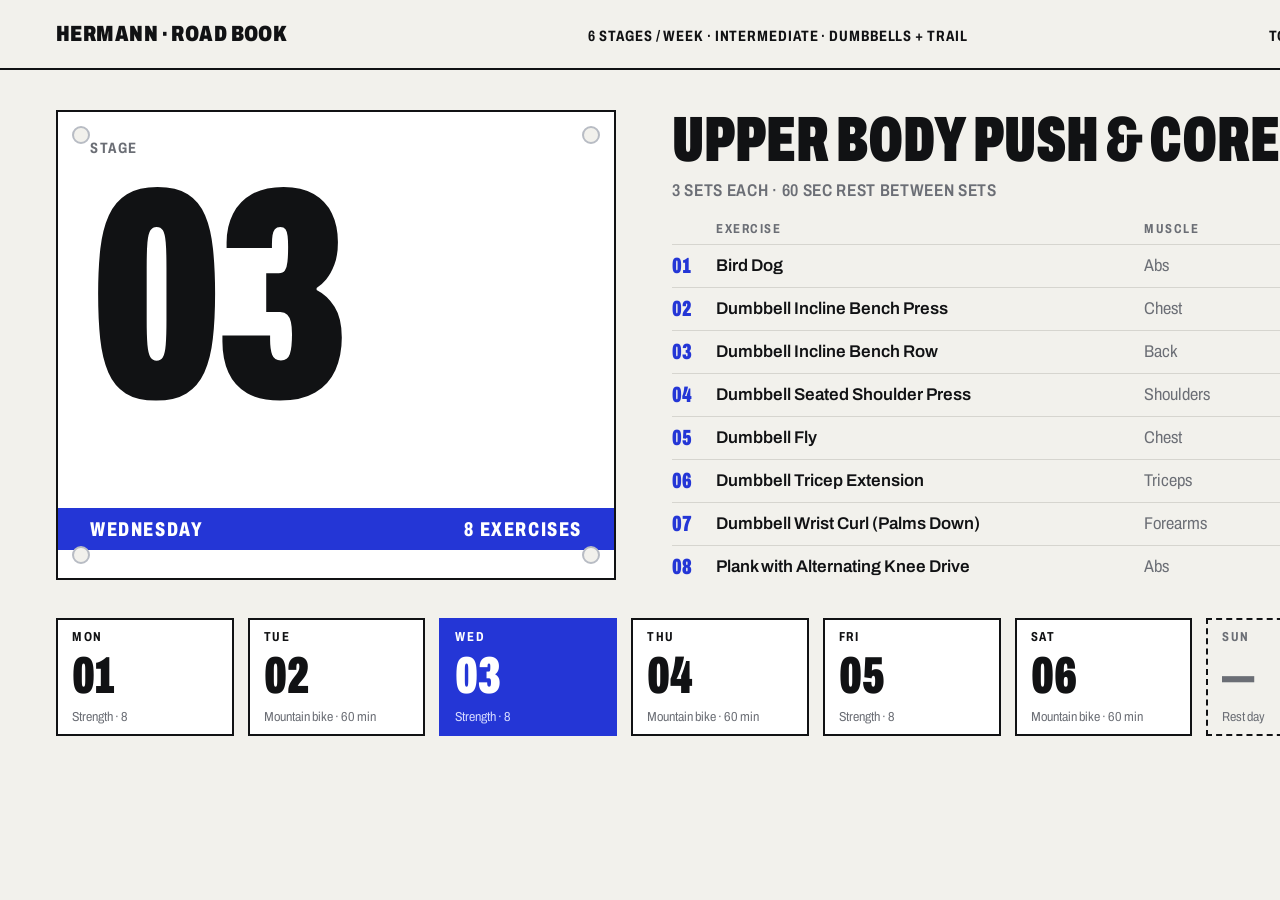
<file: .impeccable/mocks/decision/assigned.html>
<!doctype html><html><head><meta charset="utf-8">
<link href="https://fonts.googleapis.com/css2?family=Archivo:wdth,wght@62..125,300..900&display=swap" rel="stylesheet">
<style>
:root{--tyvek:#f2f1ec;--ink:#111214;--ultra:#2436d6;--pin:#b8bcc4;--mute:#6b6e75}
*{box-sizing:border-box;margin:0}
html,body{width:1440px;height:900px;overflow:hidden;background:var(--tyvek);color:var(--ink);font-family:Archivo,sans-serif}
.mast{display:flex;justify-content:space-between;align-items:baseline;padding:22px 56px;border-bottom:2px solid var(--ink);font-stretch:75%;text-transform:uppercase;letter-spacing:.06em;font-weight:700;font-size:15px}
.mast b{font-size:22px;font-weight:900;letter-spacing:.02em}
.main{display:grid;grid-template-columns:560px 1fr;gap:56px;padding:40px 56px 0}
.bib{position:relative;background:#fff;border:2px solid var(--ink);height:470px;padding:28px 32px;display:flex;flex-direction:column}
.bib:before,.bib:after,.bib i:before,.bib i:after{content:"";position:absolute;width:14px;height:14px;border-radius:50%;background:var(--tyvek);border:2px solid var(--pin)}
.bib:before{top:14px;left:14px}.bib:after{top:14px;right:14px}.bib i:before{bottom:14px;left:14px}.bib i:after{bottom:14px;right:14px}
.band{background:var(--ultra);color:#fff;margin:6px -32px 0;padding:10px 32px;font-stretch:70%;font-weight:800;font-size:20px;letter-spacing:.08em;text-transform:uppercase;display:flex;justify-content:space-between}
.num{font-weight:900;font-stretch:62%;font-size:300px;line-height:.82;letter-spacing:-.02em;margin-top:18px}
.bib small{font-stretch:75%;font-weight:700;font-size:15px;letter-spacing:.1em;text-transform:uppercase;color:var(--mute)}
h1{font-stretch:62%;font-weight:900;font-size:64px;line-height:.95;text-transform:uppercase}
.sub{font-stretch:80%;font-size:17px;color:var(--mute);margin:10px 0 22px;letter-spacing:.04em;text-transform:uppercase;font-weight:600}
table{width:100%;border-collapse:collapse;font-size:17px}
th{font-stretch:75%;font-weight:700;font-size:13px;letter-spacing:.12em;text-transform:uppercase;color:var(--mute);text-align:left;padding:0 0 8px}
td{padding:9px 0;border-top:1px solid #d6d5cf;font-variant-numeric:tabular-nums}
td.n{width:44px;font-stretch:62%;font-weight:900;font-size:22px;color:var(--ultra)}
td.ex{font-weight:600}
td.m{color:var(--mute);font-stretch:85%;width:130px}
td.r{text-align:right;width:110px;font-stretch:80%;font-weight:700}
.week{display:grid;grid-template-columns:repeat(7,1fr);gap:14px;padding:30px 56px}
.d{border:2px solid var(--ink);background:#fff;padding:10px 14px;height:118px;display:flex;flex-direction:column;justify-content:space-between}
.d span{font-stretch:75%;font-weight:700;font-size:13px;letter-spacing:.12em;text-transform:uppercase}
.d b{font-stretch:62%;font-weight:900;font-size:52px;line-height:.9}
.d em{font-style:normal;font-size:13px;color:var(--mute);font-stretch:85%}
.d.on{background:var(--ultra);color:#fff;border-color:var(--ultra)}.d.on em{color:#d6dbff}
.d.rest{border-style:dashed;background:transparent;color:var(--mute)}
</style></head><body>
<div class="mast"><b>Hermann · Road Book</b><span>6 stages / week · Intermediate · Dumbbells + trail</span><span>Today: Stage 03</span></div>
<div class="main">
 <div class="bib"><i></i><small>Stage</small><div class="num">03</div><div style="flex:1"></div><div class="band"><span>Wednesday</span><span>8 exercises</span></div></div>
 <div>
  <h1>Upper body push &amp; core</h1>
  <p class="sub">3 sets each · 60 sec rest between sets</p>
  <table><tr><th></th><th>Exercise</th><th>Muscle</th><th style="text-align:right">Reps</th></tr>
  <tr><td class="n">01</td><td class="ex">Bird Dog</td><td class="m">Abs</td><td class="r">3 sets</td></tr>
  <tr><td class="n">02</td><td class="ex">Dumbbell Incline Bench Press</td><td class="m">Chest</td><td class="r">8 · 8 · 8</td></tr>
  <tr><td class="n">03</td><td class="ex">Dumbbell Incline Bench Row</td><td class="m">Back</td><td class="r">10 · 10 · 10</td></tr>
  <tr><td class="n">04</td><td class="ex">Dumbbell Seated Shoulder Press</td><td class="m">Shoulders</td><td class="r">10 · 10 · 10</td></tr>
  <tr><td class="n">05</td><td class="ex">Dumbbell Fly</td><td class="m">Chest</td><td class="r">10 · 10 · 10</td></tr>
  <tr><td class="n">06</td><td class="ex">Dumbbell Tricep Extension</td><td class="m">Triceps</td><td class="r">10 · 10 · 10</td></tr>
  <tr><td class="n">07</td><td class="ex">Dumbbell Wrist Curl (Palms Down)</td><td class="m">Forearms</td><td class="r">8 · 8 · 8</td></tr>
  <tr><td class="n">08</td><td class="ex">Plank with Alternating Knee Drive</td><td class="m">Abs</td><td class="r">3 sets</td></tr></table>
 </div>
</div>
<div class="week">
 <div class="d"><span>Mon</span><b>01</b><em>Strength · 8</em></div>
 <div class="d"><span>Tue</span><b>02</b><em>Mountain bike · 60 min</em></div>
 <div class="d on"><span>Wed</span><b>03</b><em>Strength · 8</em></div>
 <div class="d"><span>Thu</span><b>04</b><em>Mountain bike · 60 min</em></div>
 <div class="d"><span>Fri</span><b>05</b><em>Strength · 8</em></div>
 <div class="d"><span>Sat</span><b>06</b><em>Mountain bike · 60 min</em></div>
 <div class="d rest"><span>Sun</span><b>—</b><em>Rest day</em></div>
</div>
</body></html>
</file>
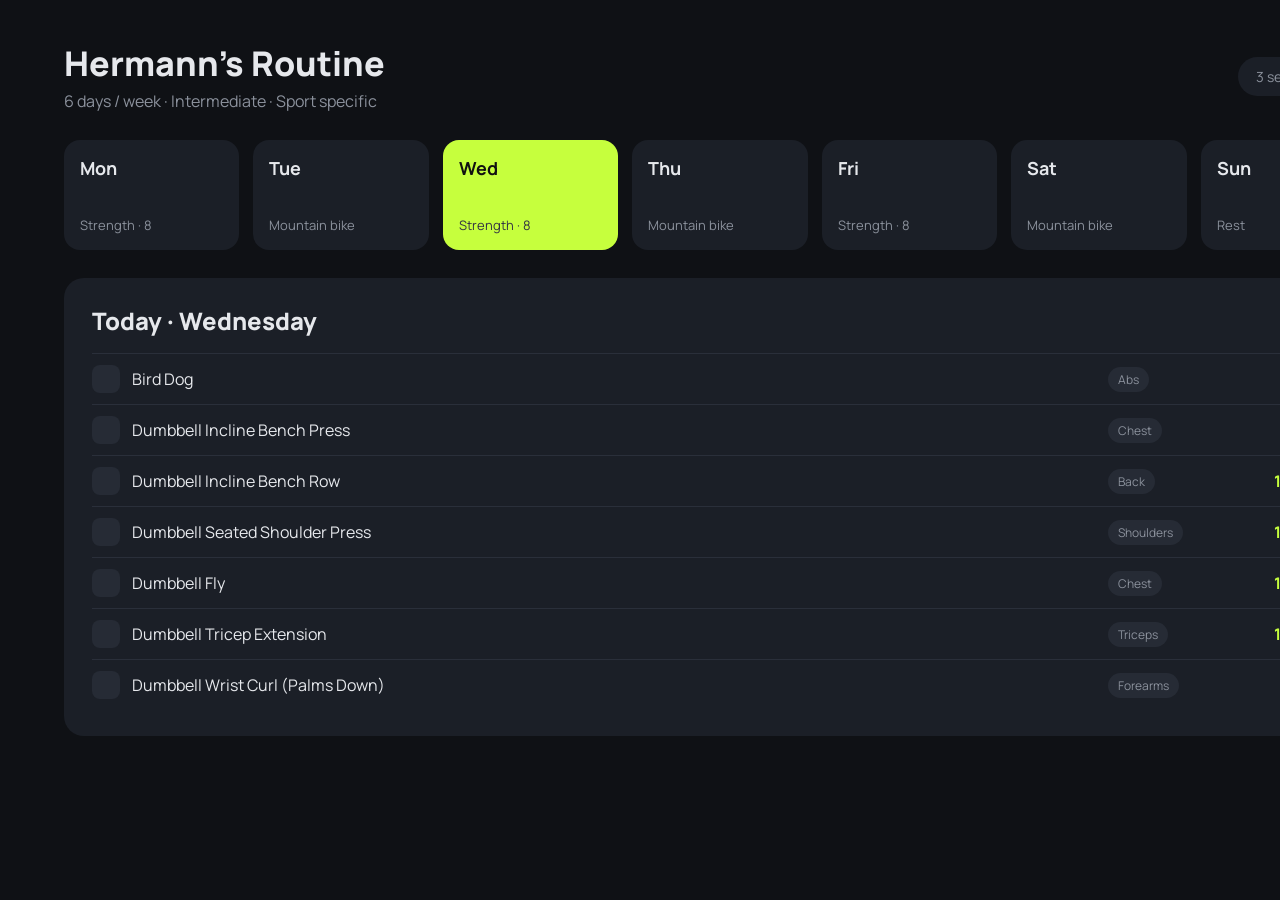
<file: .impeccable/mocks/decision/canon.html>
<!doctype html><html><head><meta charset="utf-8">
<link href="https://fonts.googleapis.com/css2?family=Manrope:wght@400;600;800&display=swap" rel="stylesheet">
<style>
:root{--bg:#0f1115;--card:#1b1f27;--lime:#c6ff3d;--txt:#e6e8ec;--mute:#8b919c}
*{box-sizing:border-box;margin:0}
html,body{width:1440px;height:900px;overflow:hidden;background:var(--bg);color:var(--txt);font-family:Manrope,sans-serif}
.wrap{padding:40px 64px}
.hd{display:flex;justify-content:space-between;align-items:center;margin-bottom:28px}
.hd h1{font-size:34px;font-weight:800}.hd p{color:var(--mute);font-size:16px;margin-top:4px}
.pill{background:var(--card);border-radius:999px;padding:10px 18px;font-size:14px;color:var(--mute)}
.days{display:grid;grid-template-columns:repeat(7,1fr);gap:14px;margin-bottom:28px}
.day{background:var(--card);border-radius:16px;padding:16px;height:110px;display:flex;flex-direction:column;justify-content:space-between}
.day b{font-size:18px}.day span{font-size:13px;color:var(--mute)}
.day.on{background:var(--lime);color:#111}.day.on span{color:#334}
.today{background:var(--card);border-radius:20px;padding:26px 28px}
.today h2{font-size:24px;font-weight:800;margin-bottom:16px}
.row{display:grid;grid-template-columns:40px 1fr 120px 120px;align-items:center;padding:11px 0;border-top:1px solid #2a2f3a;font-size:16px}
.row i{width:28px;height:28px;border-radius:8px;background:#262b35;display:block}
.tag{font-size:12px;background:#262b35;border-radius:999px;padding:4px 10px;justify-self:start;color:var(--mute)}
.row em{font-style:normal;text-align:right;color:var(--lime);font-weight:700}
</style></head><body><div class="wrap">
<div class="hd"><div><h1>Hermann's Routine</h1><p>6 days / week · Intermediate · Sport specific</p></div><div class="pill">3 sets · 60s rest</div></div>
<div class="days">
<div class="day"><b>Mon</b><span>Strength · 8</span></div><div class="day"><b>Tue</b><span>Mountain bike</span></div><div class="day on"><b>Wed</b><span>Strength · 8</span></div><div class="day"><b>Thu</b><span>Mountain bike</span></div><div class="day"><b>Fri</b><span>Strength · 8</span></div><div class="day"><b>Sat</b><span>Mountain bike</span></div><div class="day"><b>Sun</b><span>Rest</span></div>
</div>
<div class="today"><h2>Today · Wednesday</h2>
<div class="row"><i></i><span>Bird Dog</span><span class="tag">Abs</span><em>3 sets</em></div>
<div class="row"><i></i><span>Dumbbell Incline Bench Press</span><span class="tag">Chest</span><em>8 · 8 · 8</em></div>
<div class="row"><i></i><span>Dumbbell Incline Bench Row</span><span class="tag">Back</span><em>10 · 10 · 10</em></div>
<div class="row"><i></i><span>Dumbbell Seated Shoulder Press</span><span class="tag">Shoulders</span><em>10 · 10 · 10</em></div>
<div class="row"><i></i><span>Dumbbell Fly</span><span class="tag">Chest</span><em>10 · 10 · 10</em></div>
<div class="row"><i></i><span>Dumbbell Tricep Extension</span><span class="tag">Triceps</span><em>10 · 10 · 10</em></div>
<div class="row"><i></i><span>Dumbbell Wrist Curl (Palms Down)</span><span class="tag">Forearms</span><em>8 · 8 · 8</em></div>
</div></div></body></html>
</file>
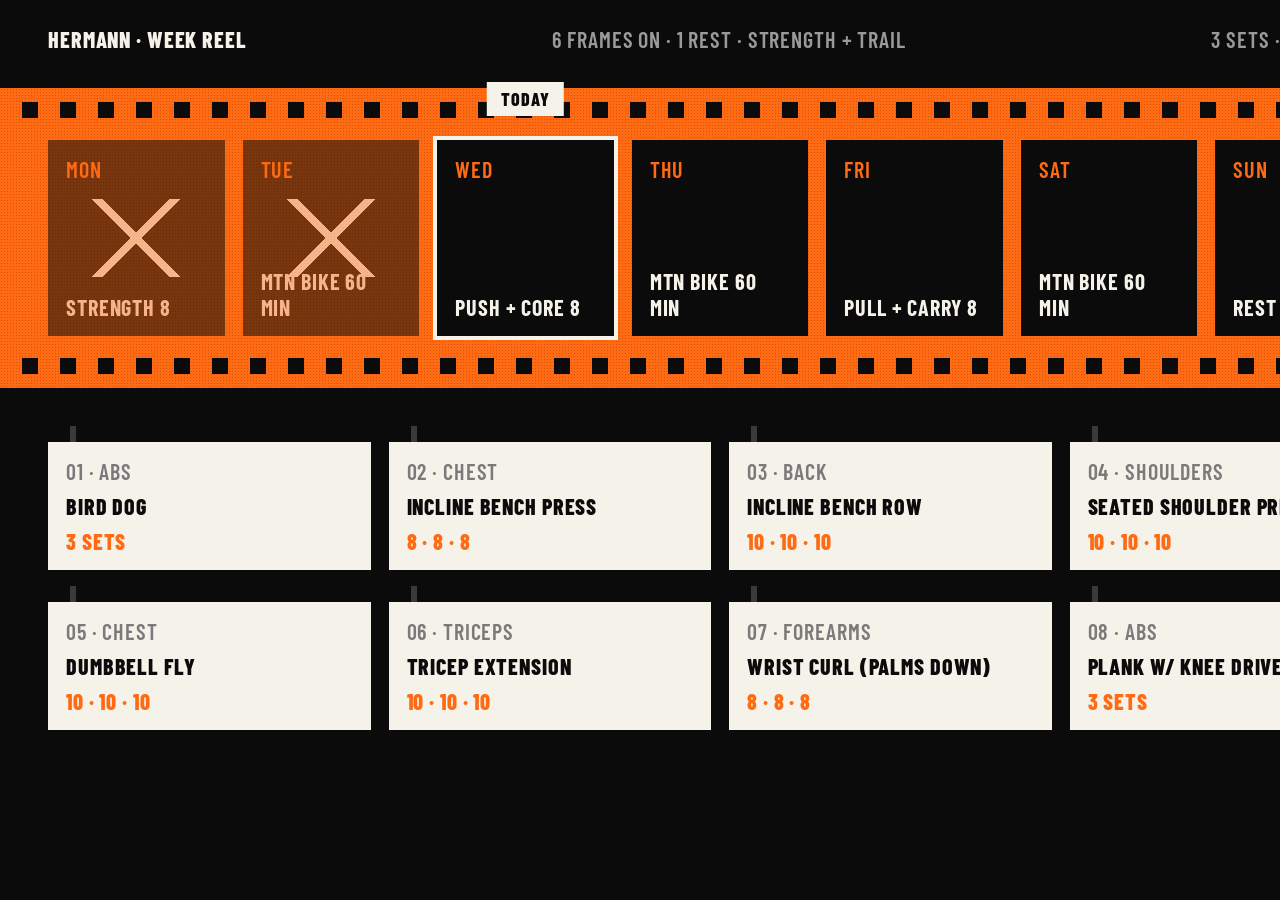
<file: .impeccable/mocks/decision/challenger-bench.html>
<!doctype html><html><head><meta charset="utf-8">
<link href="https://fonts.googleapis.com/css2?family=Barlow+Condensed:wght@400;600;800&display=swap" rel="stylesheet">
<style>
:root{--black:#0b0b0b;--orange:#ff6a13;--white:#f5f2ea;--grey:#3a3a3a}
*{box-sizing:border-box;margin:0}
html,body{width:1440px;height:900px;overflow:hidden;background:var(--black);color:var(--white);font-family:"Barlow Condensed",sans-serif;font-size:22px;text-transform:uppercase;letter-spacing:.04em}
.top{display:flex;justify-content:space-between;padding:26px 48px;color:#9a9a9a;font-weight:600}
.top b{color:var(--white);font-weight:800}
.rail{background:var(--orange);height:300px;position:relative;margin-top:10px;display:grid;grid-template-columns:repeat(7,1fr);gap:18px;padding:52px 48px;
background-image:radial-gradient(rgba(0,0,0,.18) 1px,transparent 1px);background-size:3px 3px}
.rail:before,.rail:after{content:"";position:absolute;left:0;right:0;height:16px;background:repeating-linear-gradient(90deg,transparent 0 22px,var(--black) 22px 38px)}
.rail:before{top:14px}.rail:after{bottom:14px}
.f{background:var(--black);padding:16px 18px;display:flex;flex-direction:column;justify-content:space-between;position:relative;font-weight:800}
.f span{color:var(--orange);font-weight:600}
.f b{font-size:22px}
.f.x{opacity:.55}
.f.x:after{content:"";position:absolute;inset:30% 20%;background:linear-gradient(45deg,transparent 47%,var(--white) 47% 53%,transparent 53%),linear-gradient(-45deg,transparent 47%,var(--white) 47% 53%,transparent 53%)}
.f.on{outline:4px solid var(--white)}
.flag{position:absolute;top:-58px;left:50%;transform:translateX(-50%);background:var(--white);color:var(--black);padding:6px 14px;font-weight:800;font-size:18px}
.bin{display:grid;grid-template-columns:repeat(4,1fr);gap:18px;padding:40px 48px}
.card{background:var(--white);color:var(--black);padding:16px 18px;height:128px;display:flex;flex-direction:column;justify-content:space-between;position:relative;margin-top:14px;font-weight:800}
.card:before{content:"";position:absolute;top:-16px;left:22px;width:6px;height:16px;background:var(--grey)}
.card span{color:#7a7a7a;font-weight:600}
.card em{font-style:normal;color:var(--orange)}
</style></head><body>
<div class="top"><b>Hermann · Week reel</b><span>6 frames on · 1 rest · strength + trail</span><span>3 sets · 60 sec rest</span></div>
<div class="rail">
 <div class="f x"><span>Mon</span><b>Strength 8</b></div>
 <div class="f x"><span>Tue</span><b>Mtn bike 60 min</b></div>
 <div class="f on"><div class="flag">Today</div><span>Wed</span><b>Push + core 8</b></div>
 <div class="f"><span>Thu</span><b>Mtn bike 60 min</b></div>
 <div class="f"><span>Fri</span><b>Pull + carry 8</b></div>
 <div class="f"><span>Sat</span><b>Mtn bike 60 min</b></div>
 <div class="f"><span>Sun</span><b>Rest</b></div>
</div>
<div class="bin">
 <div class="card"><span>01 · Abs</span>Bird Dog<em>3 sets</em></div>
 <div class="card"><span>02 · Chest</span>Incline Bench Press<em>8 · 8 · 8</em></div>
 <div class="card"><span>03 · Back</span>Incline Bench Row<em>10 · 10 · 10</em></div>
 <div class="card"><span>04 · Shoulders</span>Seated Shoulder Press<em>10 · 10 · 10</em></div>
 <div class="card"><span>05 · Chest</span>Dumbbell Fly<em>10 · 10 · 10</em></div>
 <div class="card"><span>06 · Triceps</span>Tricep Extension<em>10 · 10 · 10</em></div>
 <div class="card"><span>07 · Forearms</span>Wrist Curl (Palms Down)<em>8 · 8 · 8</em></div>
 <div class="card"><span>08 · Abs</span>Plank w/ Knee Drive<em>3 sets</em></div>
</div>
</body></html>
</file>
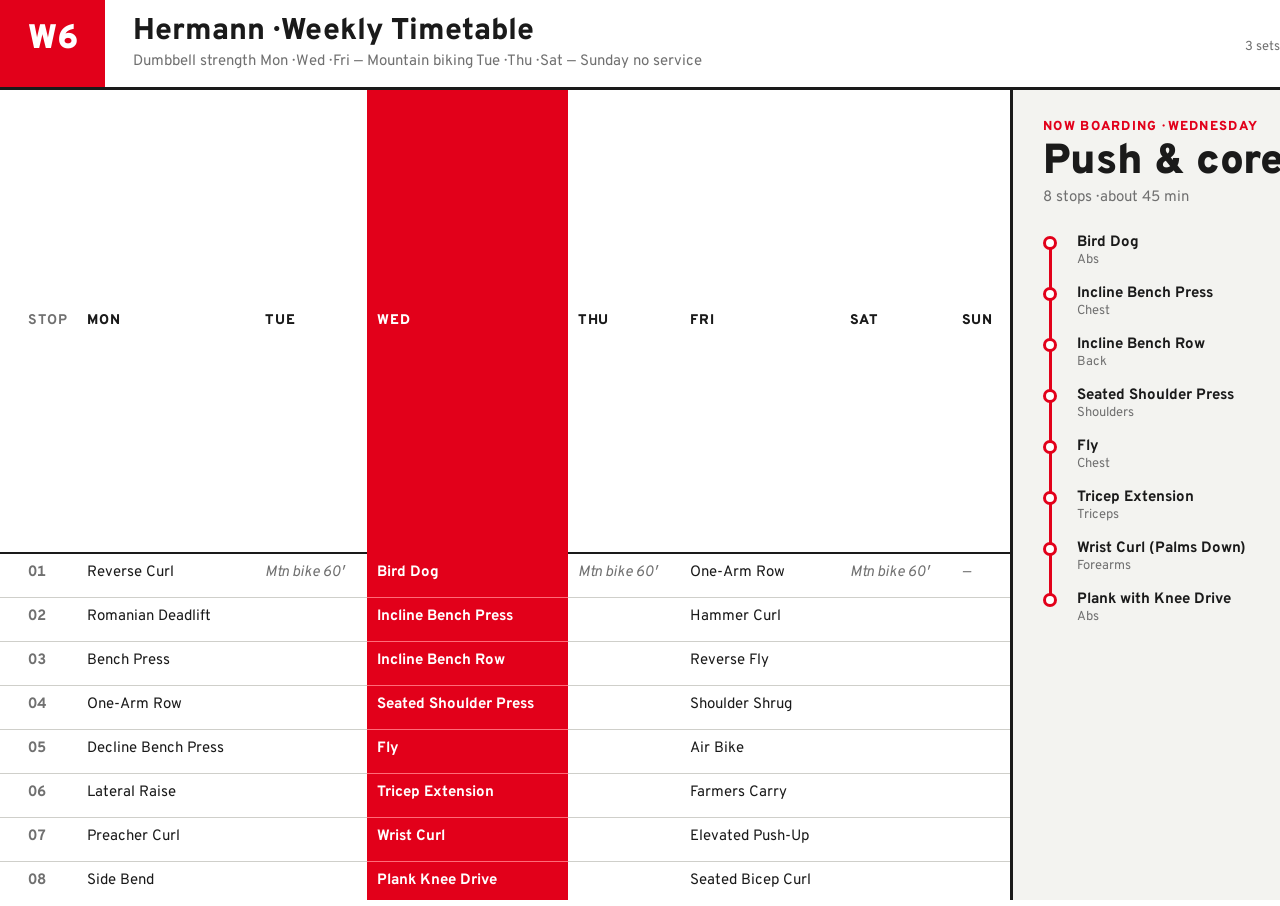
<file: .impeccable/mocks/decision/model-pick.html>
<!doctype html><html><head><meta charset="utf-8">
<link href="https://fonts.googleapis.com/css2?family=Overpass:wght@300..900&display=swap" rel="stylesheet">
<style>
:root{--ink:#1a1a1a;--red:#e2001a;--rule:#cfcfca;--tint:#f3f3f0;--mute:#707070}
*{box-sizing:border-box;margin:0}
html,body{width:1440px;height:900px;overflow:hidden;background:#fff;color:var(--ink);font-family:Overpass,sans-serif}
header{display:flex;align-items:stretch;border-bottom:3px solid var(--ink)}
.line{background:var(--red);color:#fff;font-weight:900;font-size:34px;padding:18px 28px;letter-spacing:-.01em}
.ttl{padding:16px 28px;flex:1}.ttl h1{font-size:30px;font-weight:800;line-height:1.05}.ttl p{font-size:15px;color:var(--mute);margin-top:4px}
.valid{padding:18px 28px;font-size:13px;text-align:right;color:var(--mute);line-height:1.5}
.grid{display:grid;grid-template-columns:1fr 430px;height:calc(900px - 84px)}
table{border-collapse:collapse;width:100%;font-size:15px;font-variant-numeric:tabular-nums}
th{font-weight:800;font-size:14px;text-transform:uppercase;letter-spacing:.06em;padding:14px 10px;border-bottom:2px solid var(--ink);text-align:left}
td{padding:9px 10px;border-bottom:1px solid var(--rule);vertical-align:top;height:44px}
td:first-child,th:first-child{padding-left:28px;color:var(--mute);width:60px;font-weight:700}
.on{background:var(--red);color:#fff}
th.on{border-bottom-color:var(--red)}
td.on{border-bottom-color:#ff6b78;font-weight:700}
.bike{color:var(--mute);font-style:italic}
.pane{border-left:3px solid var(--ink);padding:26px 30px;background:var(--tint)}
.pane small{font-size:13px;font-weight:800;letter-spacing:.1em;text-transform:uppercase;color:var(--red)}
.pane h2{font-size:42px;font-weight:900;line-height:1;margin:6px 0 4px}
.pane p{font-size:15px;color:var(--mute);margin-bottom:18px}
.stop{display:grid;grid-template-columns:22px 1fr auto;gap:12px;align-items:start;padding:8px 0;position:relative;font-size:15px}
.stop i{width:14px;height:14px;border-radius:50%;border:3px solid var(--red);background:#fff;margin-top:3px;position:relative;z-index:1}
.stop:not(:last-child):before{content:"";position:absolute;left:6px;top:18px;bottom:-12px;width:3px;background:var(--red)}
.stop b{font-weight:700}.stop span{color:var(--mute);font-size:13px;display:block}
.stop em{font-style:normal;font-weight:800;font-variant-numeric:tabular-nums}
</style></head><body>
<header><div class="line">W6</div><div class="ttl"><h1>Hermann · Weekly Timetable</h1><p>Dumbbell strength Mon · Wed · Fri — Mountain biking Tue · Thu · Sat — Sunday no service</p></div><div class="valid">Intermediate<br>3 sets · 60 s rest unless noted</div></header>
<div class="grid">
<table>
<tr><th>Stop</th><th>Mon</th><th>Tue</th><th class="on">Wed</th><th>Thu</th><th>Fri</th><th>Sat</th><th>Sun</th></tr>
<tr><td>01</td><td>Reverse Curl</td><td class="bike">Mtn bike 60′</td><td class="on">Bird Dog</td><td class="bike">Mtn bike 60′</td><td>One-Arm Row</td><td class="bike">Mtn bike 60′</td><td class="bike">—</td></tr>
<tr><td>02</td><td>Romanian Deadlift</td><td></td><td class="on">Incline Bench Press</td><td></td><td>Hammer Curl</td><td></td><td></td></tr>
<tr><td>03</td><td>Bench Press</td><td></td><td class="on">Incline Bench Row</td><td></td><td>Reverse Fly</td><td></td><td></td></tr>
<tr><td>04</td><td>One-Arm Row</td><td></td><td class="on">Seated Shoulder Press</td><td></td><td>Shoulder Shrug</td><td></td><td></td></tr>
<tr><td>05</td><td>Decline Bench Press</td><td></td><td class="on">Fly</td><td></td><td>Air Bike</td><td></td><td></td></tr>
<tr><td>06</td><td>Lateral Raise</td><td></td><td class="on">Tricep Extension</td><td></td><td>Farmers Carry</td><td></td><td></td></tr>
<tr><td>07</td><td>Preacher Curl</td><td></td><td class="on">Wrist Curl</td><td></td><td>Elevated Push-Up</td><td></td><td></td></tr>
<tr><td>08</td><td>Side Bend</td><td></td><td class="on">Plank Knee Drive</td><td></td><td>Seated Bicep Curl</td><td></td><td></td></tr>
</table>
<aside class="pane"><small>Now boarding · Wednesday</small><h2>Push &amp; core</h2><p>8 stops · about 45 min</p>
<div class="stop"><i></i><div><b>Bird Dog</b><span>Abs</span></div><em>3 sets</em></div>
<div class="stop"><i></i><div><b>Incline Bench Press</b><span>Chest</span></div><em>8·8·8</em></div>
<div class="stop"><i></i><div><b>Incline Bench Row</b><span>Back</span></div><em>10·10·10</em></div>
<div class="stop"><i></i><div><b>Seated Shoulder Press</b><span>Shoulders</span></div><em>10·10·10</em></div>
<div class="stop"><i></i><div><b>Fly</b><span>Chest</span></div><em>10·10·10</em></div>
<div class="stop"><i></i><div><b>Tricep Extension</b><span>Triceps</span></div><em>10·10·10</em></div>
<div class="stop"><i></i><div><b>Wrist Curl (Palms Down)</b><span>Forearms</span></div><em>8·8·8</em></div>
<div class="stop"><i></i><div><b>Plank with Knee Drive</b><span>Abs</span></div><em>3 sets</em></div>
</aside></div>
</body></html>
</file>
